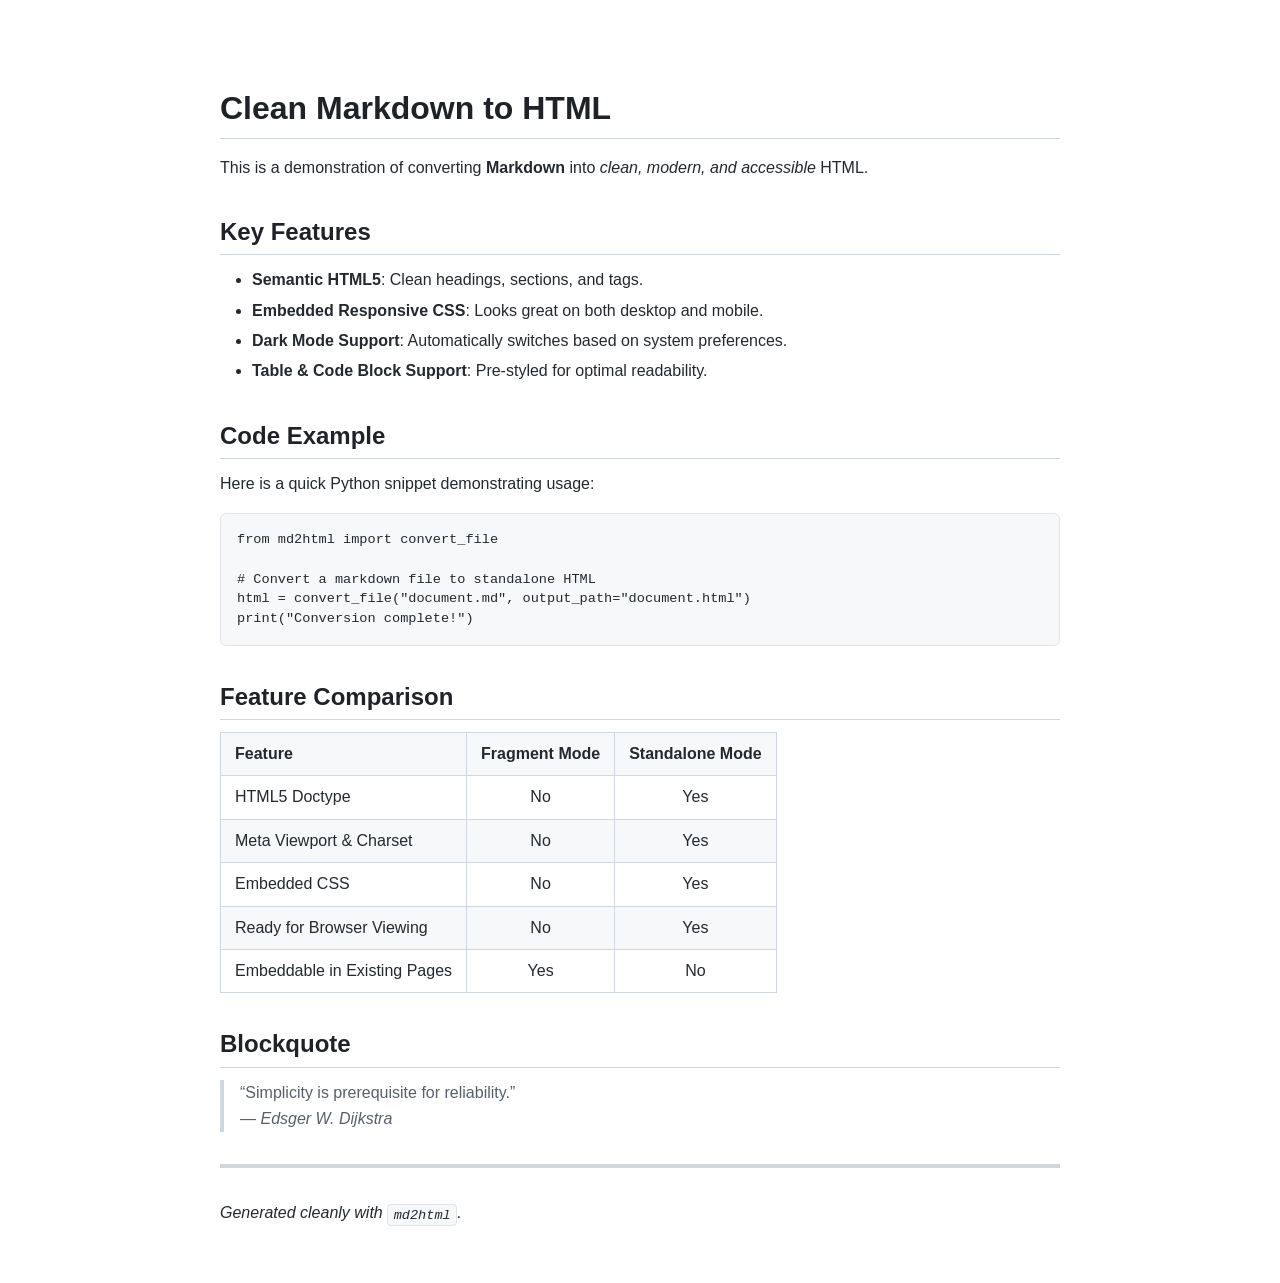
<file: demo/examples/index.html>
<!DOCTYPE html>
<html lang="en">
<head>
  <meta charset="utf-8">
  <meta name="viewport" content="width=device-width, initial-scale=1.0">
  <title>Clean Markdown to HTML</title>
  <style>
:root {
  --bg-color: #ffffff;
  --text-color: #24292f;
  --heading-color: #1f2328;
  --link-color: #0969da;
  --link-hover-color: #1a7f37;
  --border-color: #d0d7de;
  --code-bg: #f6f8fa;
  --code-border: #e1e4e8;
  --quote-color: #57606a;
  --table-alt-bg: #f6f8fa;
}

@media (prefers-color-scheme: dark) {
  :root {
    --bg-color: #0d1117;
    --text-color: #c9d1d9;
    --heading-color: #f0f6fc;
    --link-color: #58a6ff;
    --link-hover-color: #3fb950;
    --border-color: #30363d;
    --code-bg: #161b22;
    --code-border: #30363d;
    --quote-color: #8b949e;
    --table-alt-bg: #161b22;
  }
}

*, *::before, *::after {
  box-sizing: border-box;
}

body {
  font-family: -apple-system, BlinkMacSystemFont, "Segoe UI", "Noto Sans", Helvetica, Arial, sans-serif, "Apple Color Emoji", "Segoe UI Emoji";
  font-size: 16px;
  line-height: 1.65;
  color: var(--text-color);
  background-color: var(--bg-color);
  margin: 0;
  padding: 2.5rem 1.5rem;
}

.markdown-body {
  max-width: 840px;
  margin: 0 auto;
  word-wrap: break-word;
}

h1, h2, h3, h4, h5, h6 {
  color: var(--heading-color);
  margin-top: 1.5em;
  margin-bottom: 0.5em;
  font-weight: 600;
  line-height: 1.25;
}

h1 {
  font-size: 2rem;
  padding-bottom: 0.3em;
  border-bottom: 1px solid var(--border-color);
}

h2 {
  font-size: 1.5rem;
  padding-bottom: 0.3em;
  border-bottom: 1px solid var(--border-color);
}

h3 { font-size: 1.25rem; }
h4 { font-size: 1rem; }
h5 { font-size: 0.875rem; }
h6 { font-size: 0.85rem; color: var(--quote-color); }

p {
  margin-top: 0;
  margin-bottom: 1rem;
}

a {
  color: var(--link-color);
  text-decoration: none;
}

a:hover {
  color: var(--link-hover-color);
  text-decoration: underline;
}

strong {
  font-weight: 600;
}

hr {
  height: 0.25em;
  padding: 0;
  margin: 2rem 0;
  background-color: var(--border-color);
  border: 0;
}

blockquote {
  margin: 0 0 1rem 0;
  padding: 0 1rem;
  color: var(--quote-color);
  border-left: 0.25rem solid var(--border-color);
}

ul, ol {
  padding-left: 2rem;
  margin-top: 0;
  margin-bottom: 1rem;
}

li + li {
  margin-top: 0.25rem;
}

table {
  border-collapse: collapse;
  width: 100%;
  margin-bottom: 1rem;
  display: block;
  overflow-x: auto;
}

th, td {
  padding: 8px 14px;
  border: 1px solid var(--border-color);
  text-align: left;
}

th {
  background-color: var(--code-bg);
  font-weight: 600;
}

tr:nth-child(even) td {
  background-color: var(--table-alt-bg);
}

code {
  font-family: ui-monospace, SFMono-Regular, "SF Mono", Menlo, Consolas, "Liberation Mono", monospace;
  font-size: 85%;
  padding: 0.2em 0.4em;
  margin: 0;
  background-color: var(--code-bg);
  border: 1px solid var(--code-border);
  border-radius: 4px;
}

pre {
  font-family: ui-monospace, SFMono-Regular, "SF Mono", Menlo, Consolas, "Liberation Mono", monospace;
  font-size: 85%;
  line-height: 1.45;
  padding: 1rem;
  overflow: auto;
  border-radius: 6px;
  background-color: var(--code-bg);
  border: 1px solid var(--code-border);
  margin-top: 0;
  margin-bottom: 1rem;
}

pre code {
  padding: 0;
  margin: 0;
  background: transparent;
  border: none;
  font-size: 100%;
  word-break: normal;
  white-space: pre;
}

img {
  max-width: 100%;
  height: auto;
  border-style: none;
}
  </style>
</head>
<body>
  <main class="markdown-body">
<h1 id="clean-markdown-to-html">Clean Markdown to HTML</h1>
<p>This is a demonstration of converting <strong>Markdown</strong> into <em>clean, modern, and accessible</em> HTML.</p>
<h2 id="key-features">Key Features</h2>
<ul>
<li><strong>Semantic HTML5</strong>: Clean headings, sections, and tags.</li>
<li><strong>Embedded Responsive CSS</strong>: Looks great on both desktop and mobile.</li>
<li><strong>Dark Mode Support</strong>: Automatically switches based on system preferences.</li>
<li><strong>Table &amp; Code Block Support</strong>: Pre-styled for optimal readability.</li>
</ul>
<h2 id="code-example">Code Example</h2>
<p>Here is a quick Python snippet demonstrating usage:</p>
<pre><code class="language-python">from md2html import convert_file

# Convert a markdown file to standalone HTML
html = convert_file(&quot;document.md&quot;, output_path=&quot;document.html&quot;)
print(&quot;Conversion complete!&quot;)
</code></pre>
<h2 id="feature-comparison">Feature Comparison</h2>
<table>
<thead>
<tr>
<th style="text-align: left;">Feature</th>
<th style="text-align: center;">Fragment Mode</th>
<th style="text-align: center;">Standalone Mode</th>
</tr>
</thead>
<tbody>
<tr>
<td style="text-align: left;">HTML5 Doctype</td>
<td style="text-align: center;">No</td>
<td style="text-align: center;">Yes</td>
</tr>
<tr>
<td style="text-align: left;">Meta Viewport &amp; Charset</td>
<td style="text-align: center;">No</td>
<td style="text-align: center;">Yes</td>
</tr>
<tr>
<td style="text-align: left;">Embedded CSS</td>
<td style="text-align: center;">No</td>
<td style="text-align: center;">Yes</td>
</tr>
<tr>
<td style="text-align: left;">Ready for Browser Viewing</td>
<td style="text-align: center;">No</td>
<td style="text-align: center;">Yes</td>
</tr>
<tr>
<td style="text-align: left;">Embeddable in Existing Pages</td>
<td style="text-align: center;">Yes</td>
<td style="text-align: center;">No</td>
</tr>
</tbody>
</table>
<h2 id="blockquote">Blockquote</h2>
<blockquote>
<p>&ldquo;Simplicity is prerequisite for reliability.&rdquo;<br />
— <em>Edsger W. Dijkstra</em></p>
</blockquote>
<hr />
<p><em>Generated cleanly with <code>md2html</code>.</em></p>
  </main>
</body>
</html>
</file>
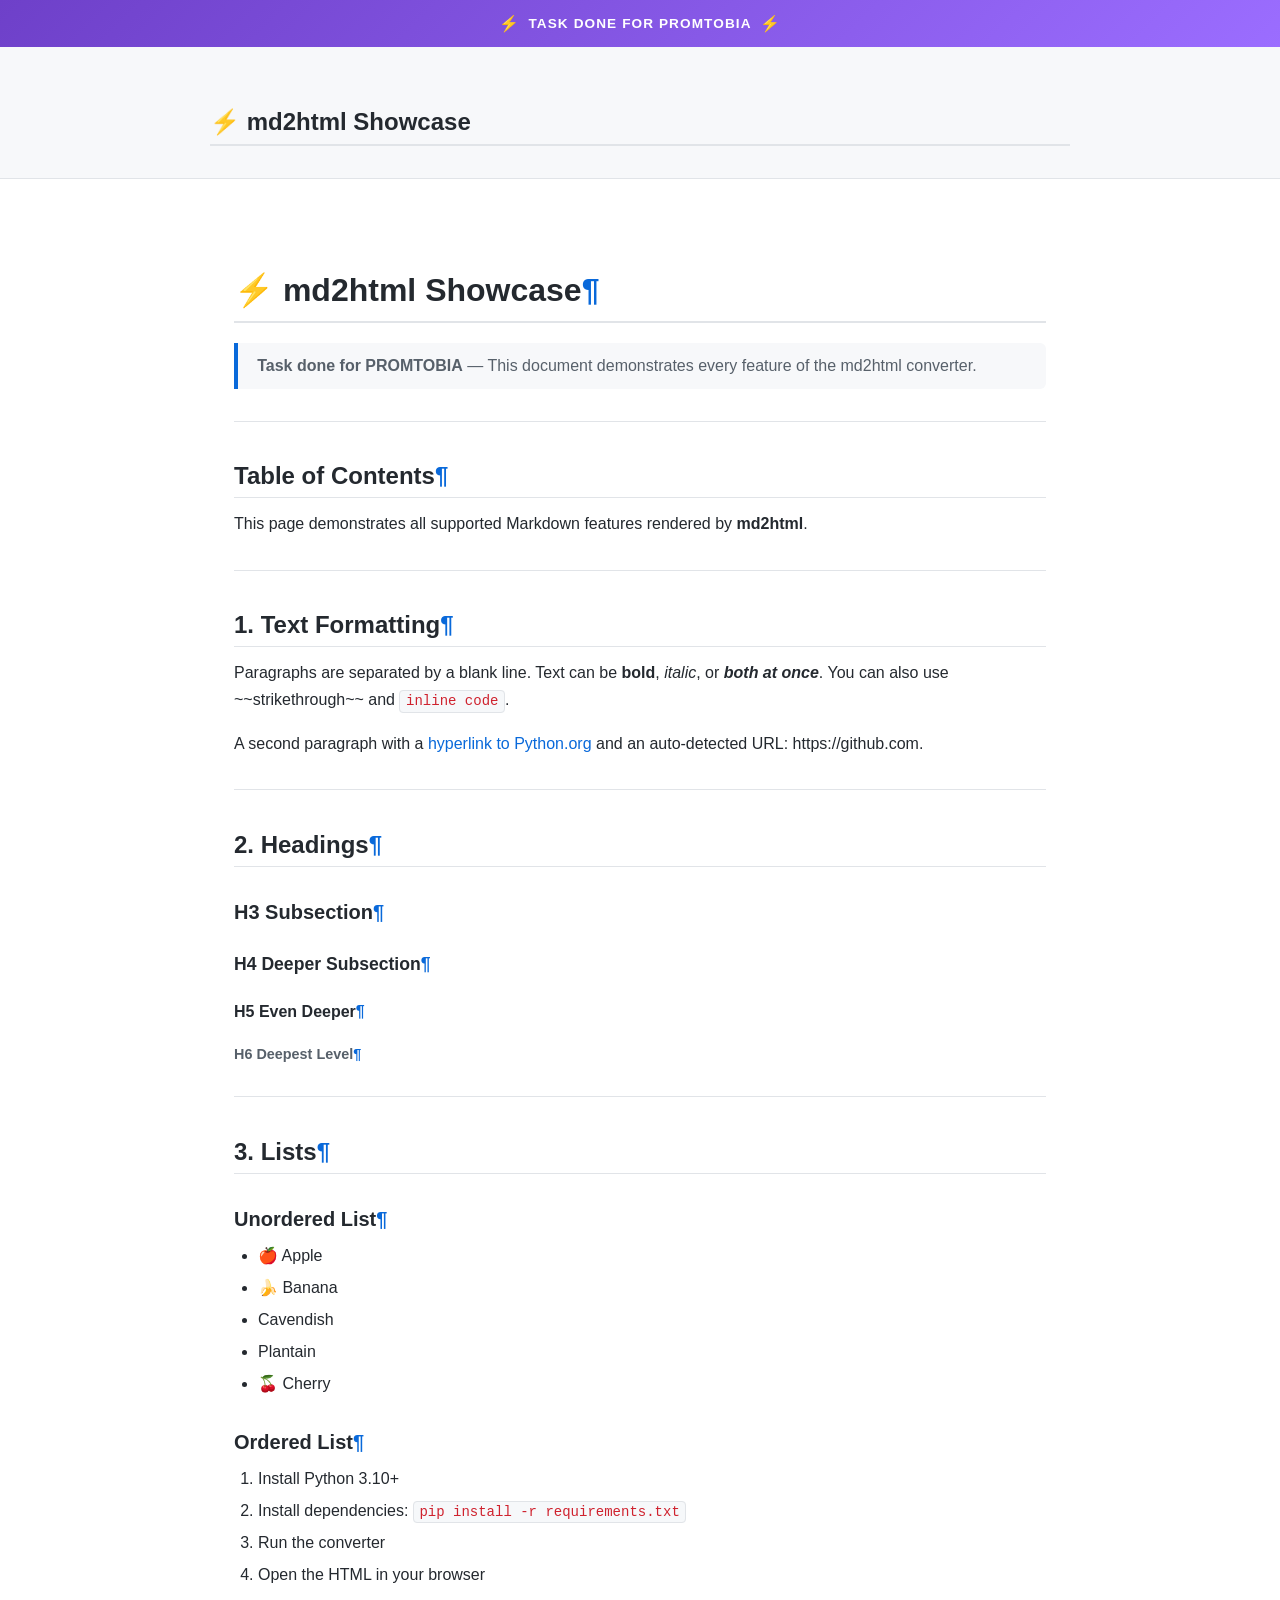
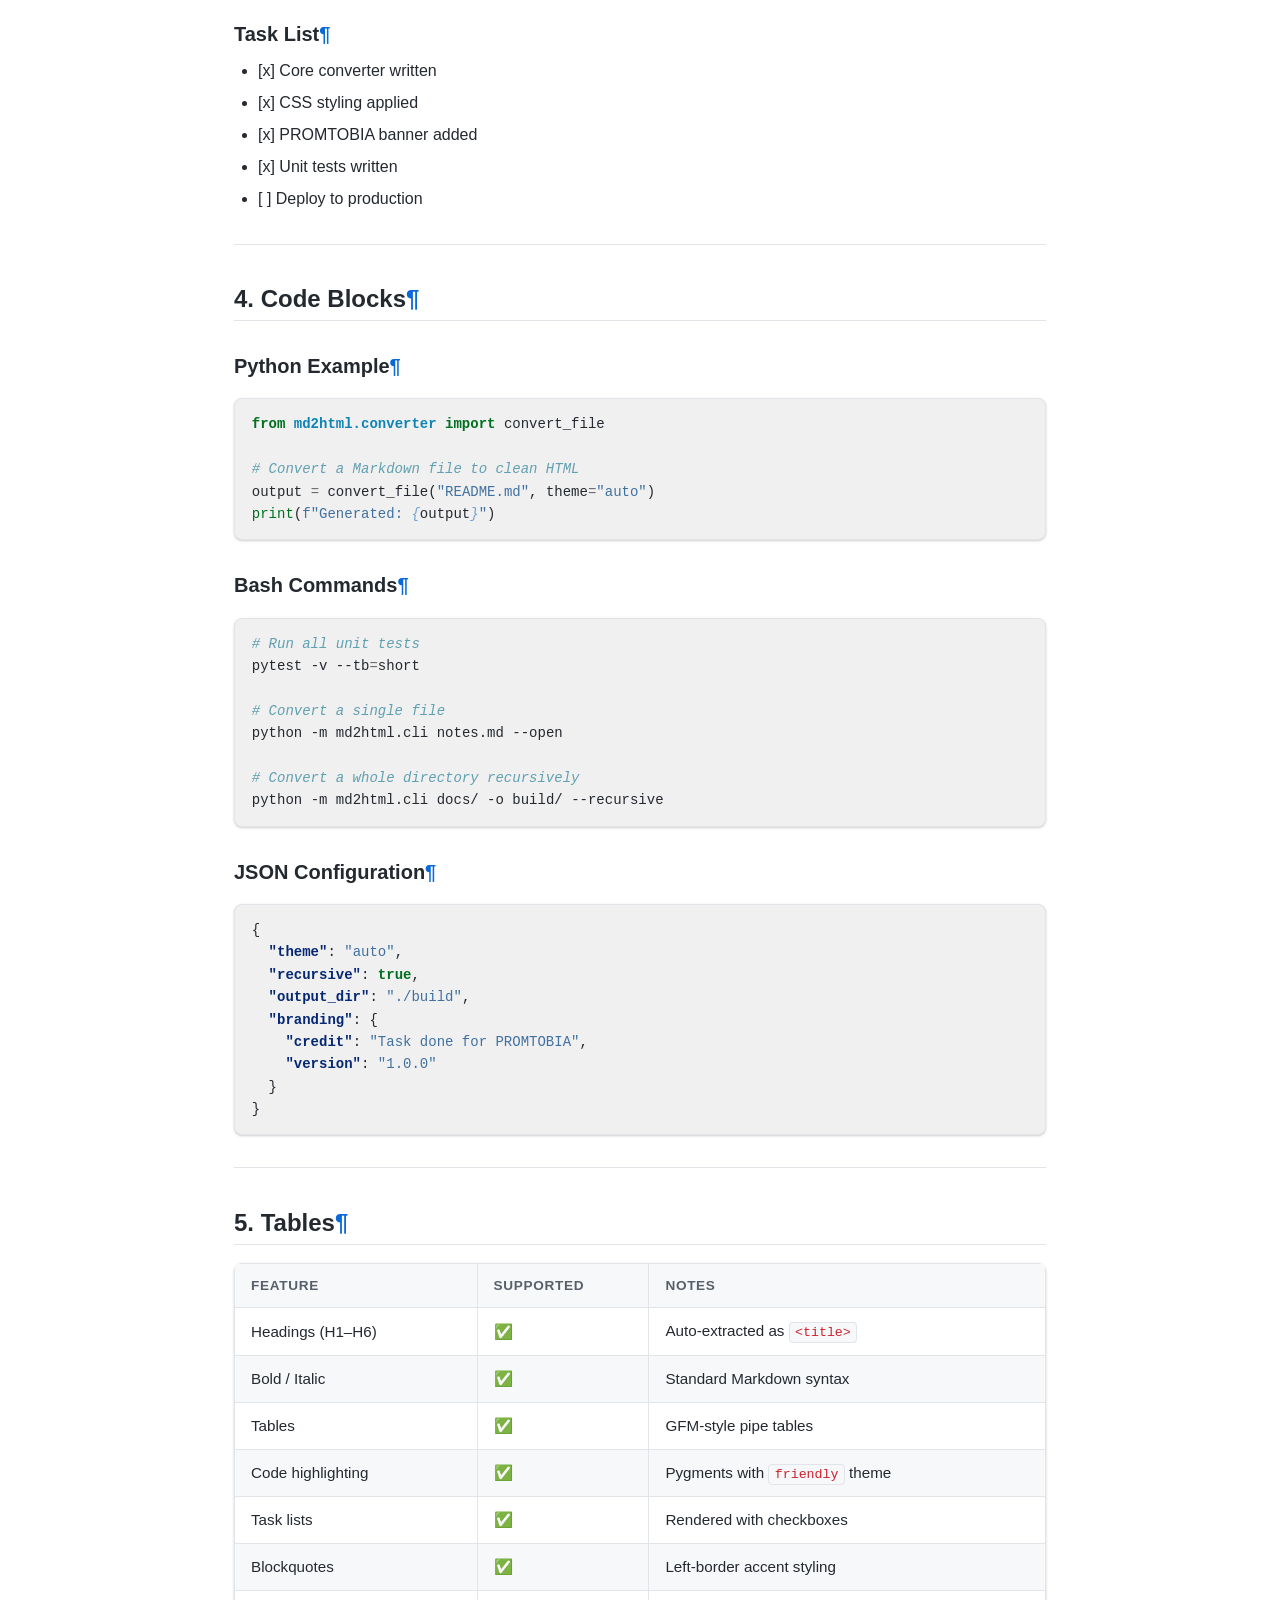
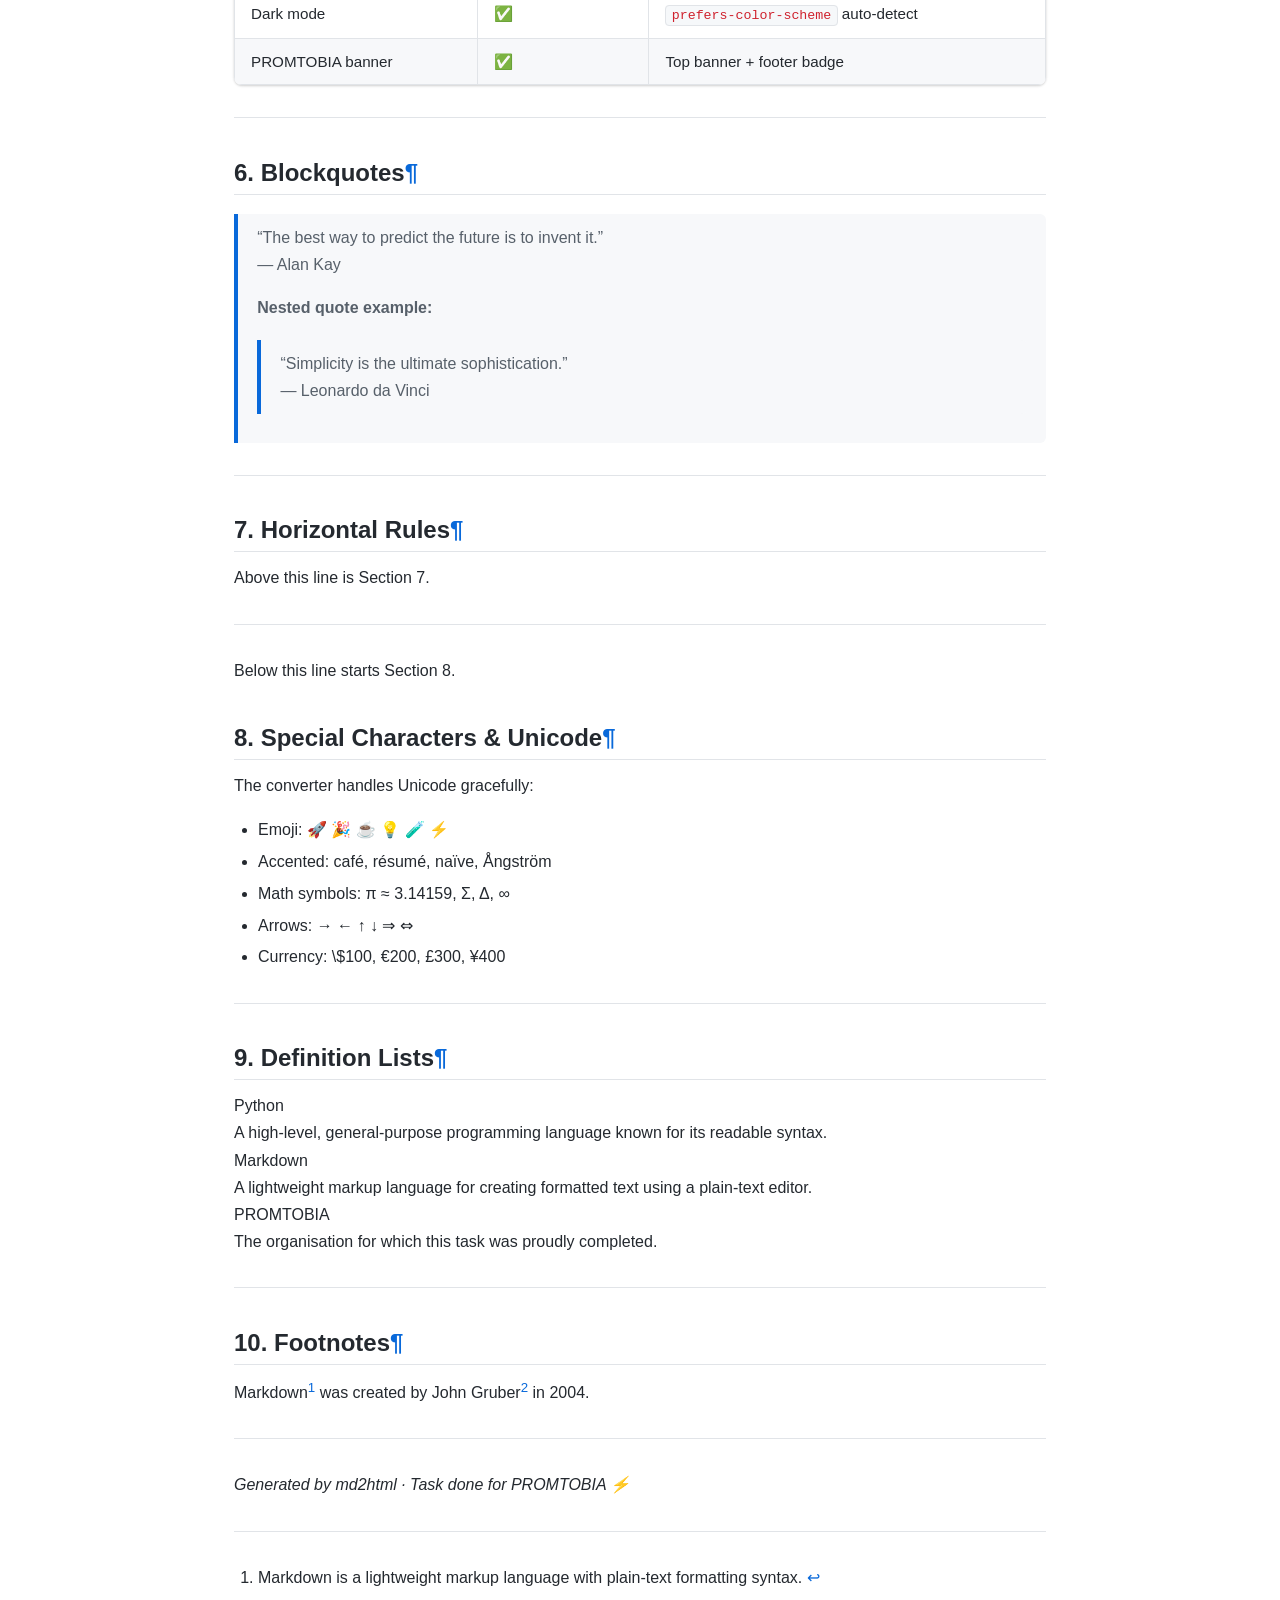
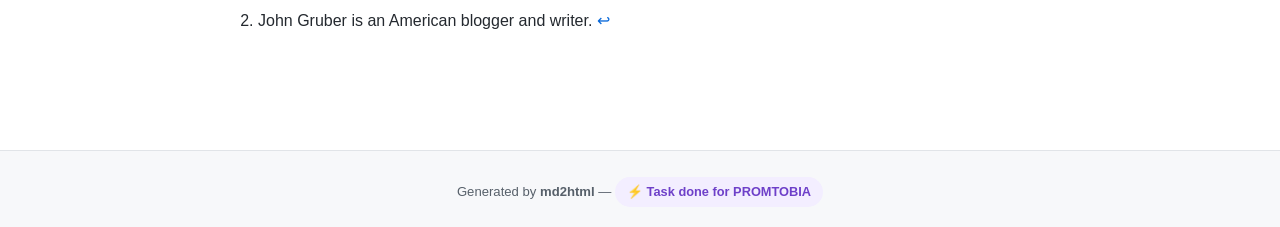
<file: Task-3A/examples/showcase.html>
<!DOCTYPE html>
<html lang="en" data-theme="auto">
<head>
  <meta charset="UTF-8" />
  <meta name="viewport" content="width=device-width, initial-scale=1.0" />
  <meta name="color-scheme" content="light dark" />
  <meta name="generator" content="md2html — Task done for PROMTOBIA" />
  <title>⚡ md2html Showcase</title>
  <style>

/* ── Reset & Base ─────────────────────────────────────────── */
*, *::before, *::after { box-sizing: border-box; margin: 0; padding: 0; }

:root {
  --bg:          #ffffff;
  --surface:     #f7f8fa;
  --border:      #e1e4e8;
  --text:        #24292f;
  --text-muted:  #57606a;
  --accent:      #0969da;
  --accent-dark: #0550ae;
  --code-bg:     #f6f8fa;
  --promtobia:   #6e40c9;
  --promtobia-bg:#f3eeff;
  --shadow:      0 1px 3px rgba(0,0,0,.12), 0 1px 2px rgba(0,0,0,.08);
}

@media (prefers-color-scheme: dark) {
  :root {
    --bg:          #0d1117;
    --surface:     #161b22;
    --border:      #30363d;
    --text:        #e6edf3;
    --text-muted:  #8b949e;
    --accent:      #58a6ff;
    --accent-dark: #79c0ff;
    --code-bg:     #161b22;
    --promtobia:   #c0a0ff;
    --promtobia-bg:#1f1535;
    --shadow:      0 1px 3px rgba(0,0,0,.4);
  }
}

html { font-size: 16px; scroll-behavior: smooth; }

body {
  font-family: -apple-system, BlinkMacSystemFont, "Segoe UI", Roboto,
               Helvetica, Arial, sans-serif;
  background: var(--bg);
  color: var(--text);
  line-height: 1.7;
  min-height: 100vh;
  display: flex;
  flex-direction: column;
}

/* ── PROMTOBIA Banner ──────────────────────────────────────── */
.promtobia-banner {
  background: linear-gradient(135deg, var(--promtobia) 0%, #9b6dff 100%);
  color: #ffffff;
  text-align: center;
  padding: 10px 24px;
  font-size: 0.85rem;
  font-weight: 600;
  letter-spacing: 0.08em;
  text-transform: uppercase;
  box-shadow: var(--shadow);
}

.promtobia-banner span {
  display: inline-flex;
  align-items: center;
  gap: 8px;
}

.promtobia-banner .badge-icon { font-size: 1rem; }

/* ── Layout ────────────────────────────────────────────────── */
header.page-header {
  background: var(--surface);
  border-bottom: 1px solid var(--border);
  padding: 20px 24px;
}

header.page-header .title-row {
  max-width: 860px;
  margin: 0 auto;
}

header.page-header h1.doc-title {
  font-size: 1.5rem;
  font-weight: 700;
  color: var(--text);
}

main {
  flex: 1;
  max-width: 860px;
  width: 100%;
  margin: 40px auto;
  padding: 0 24px 60px;
}

/* ── Typography ────────────────────────────────────────────── */
h1, h2, h3, h4, h5, h6 {
  margin-top: 1.6em;
  margin-bottom: 0.5em;
  font-weight: 700;
  line-height: 1.3;
  color: var(--text);
}

h1 { font-size: 2rem;   border-bottom: 2px solid var(--border); padding-bottom: 0.3em; }
h2 { font-size: 1.5rem; border-bottom: 1px solid var(--border); padding-bottom: 0.25em; }
h3 { font-size: 1.25rem; }
h4 { font-size: 1.1rem; }
h5 { font-size: 1rem; }
h6 { font-size: 0.9rem; color: var(--text-muted); }

p { margin-bottom: 1em; }

a { color: var(--accent); text-decoration: none; }
a:hover { text-decoration: underline; color: var(--accent-dark); }

strong { font-weight: 700; }
em     { font-style: italic; }

/* ── Lists ─────────────────────────────────────────────────── */
ul, ol { margin: 0.5em 0 1em 1.5em; }
li { margin-bottom: 0.3em; }
li > ul, li > ol { margin-top: 0.3em; }

/* Task lists */
input[type="checkbox"] { margin-right: 6px; accent-color: var(--promtobia); }

/* ── Blockquotes ───────────────────────────────────────────── */
blockquote {
  border-left: 4px solid var(--accent);
  margin: 1.2em 0;
  padding: 0.6em 1.2em;
  background: var(--surface);
  border-radius: 0 6px 6px 0;
  color: var(--text-muted);
}

blockquote p:last-child { margin-bottom: 0; }

/* ── Inline Code ───────────────────────────────────────────── */
code {
  font-family: "SFMono-Regular", Consolas, "Liberation Mono", Menlo, monospace;
  font-size: 0.875em;
  background: var(--code-bg);
  color: #cf222e;
  padding: 0.15em 0.4em;
  border-radius: 4px;
  border: 1px solid var(--border);
}

@media (prefers-color-scheme: dark) {
  code { color: #ff7b72; }
}

/* ── Code Blocks (Pygments) ────────────────────────────────── */
.highlight {
  background: var(--code-bg);
  border: 1px solid var(--border);
  border-radius: 8px;
  overflow: hidden;
  margin: 1.2em 0;
  box-shadow: var(--shadow);
}

.highlight pre {
  margin: 0;
  padding: 1em 1.2em;
  overflow-x: auto;
  font-family: "SFMono-Regular", Consolas, "Liberation Mono", Menlo, monospace;
  font-size: 0.875rem;
  line-height: 1.6;
}

pre code {
  background: transparent;
  border: none;
  padding: 0;
  color: inherit;
  font-size: 1em;
}

/* ── Tables ────────────────────────────────────────────────── */
table {
  border-collapse: collapse;
  width: 100%;
  margin: 1.2em 0;
  font-size: 0.95rem;
  box-shadow: var(--shadow);
  border-radius: 8px;
  overflow: hidden;
}

thead { background: var(--surface); }

th, td {
  border: 1px solid var(--border);
  padding: 10px 16px;
  text-align: left;
}

th { font-weight: 700; color: var(--text-muted); font-size: 0.85rem; text-transform: uppercase; letter-spacing: 0.05em; }

tbody tr:nth-child(even) { background: var(--surface); }
tbody tr:hover { background: var(--promtobia-bg); }

/* ── Horizontal Rule ───────────────────────────────────────── */
hr { border: none; border-top: 1px solid var(--border); margin: 2em 0; }

/* ── Images ────────────────────────────────────────────────── */
img { max-width: 100%; height: auto; border-radius: 8px; box-shadow: var(--shadow); }

/* ── Footer ────────────────────────────────────────────────── */
footer.page-footer {
  background: var(--surface);
  border-top: 1px solid var(--border);
  text-align: center;
  padding: 20px 24px;
  font-size: 0.82rem;
  color: var(--text-muted);
}

footer.page-footer .promtobia-credit {
  display: inline-flex;
  align-items: center;
  gap: 6px;
  background: var(--promtobia-bg);
  color: var(--promtobia);
  padding: 4px 12px;
  border-radius: 20px;
  font-weight: 600;
  font-size: 0.8rem;
  margin-top: 6px;
}

/* ── Responsive ────────────────────────────────────────────── */
@media (max-width: 600px) {
  main { padding: 0 14px 40px; }
  h1 { font-size: 1.5rem; }
  table { font-size: 0.85rem; }
  th, td { padding: 7px 10px; }
}

/* Pygments Syntax Highlighting */
pre { line-height: 125%; }
td.linenos .normal { color: #666666; background-color: transparent; padding-left: 5px; padding-right: 5px; }
span.linenos { color: #666666; background-color: transparent; padding-left: 5px; padding-right: 5px; }
td.linenos .special { color: #000000; background-color: #ffffc0; padding-left: 5px; padding-right: 5px; }
span.linenos.special { color: #000000; background-color: #ffffc0; padding-left: 5px; padding-right: 5px; }
.highlight .hll { background-color: #ffffcc }
.highlight { background: #f0f0f0; }
.highlight .c { color: #60A0B0; font-style: italic } /* Comment */
.highlight .err { border: 1px solid #F00 } /* Error */
.highlight .k { color: #007020; font-weight: bold } /* Keyword */
.highlight .o { color: #666 } /* Operator */
.highlight .ch { color: #60A0B0; font-style: italic } /* Comment.Hashbang */
.highlight .cm { color: #60A0B0; font-style: italic } /* Comment.Multiline */
.highlight .cp { color: #007020 } /* Comment.Preproc */
.highlight .cpf { color: #60A0B0; font-style: italic } /* Comment.PreprocFile */
.highlight .c1 { color: #60A0B0; font-style: italic } /* Comment.Single */
.highlight .cs { color: #60A0B0; background-color: #FFF0F0 } /* Comment.Special */
.highlight .gd { color: #A00000 } /* Generic.Deleted */
.highlight .ge { font-style: italic } /* Generic.Emph */
.highlight .ges { font-weight: bold; font-style: italic } /* Generic.EmphStrong */
.highlight .gr { color: #F00 } /* Generic.Error */
.highlight .gh { color: #000080; font-weight: bold } /* Generic.Heading */
.highlight .gi { color: #00A000 } /* Generic.Inserted */
.highlight .go { color: #888 } /* Generic.Output */
.highlight .gp { color: #C65D09; font-weight: bold } /* Generic.Prompt */
.highlight .gs { font-weight: bold } /* Generic.Strong */
.highlight .gu { color: #800080; font-weight: bold } /* Generic.Subheading */
.highlight .gt { color: #04D } /* Generic.Traceback */
.highlight .kc { color: #007020; font-weight: bold } /* Keyword.Constant */
.highlight .kd { color: #007020; font-weight: bold } /* Keyword.Declaration */
.highlight .kn { color: #007020; font-weight: bold } /* Keyword.Namespace */
.highlight .kp { color: #007020 } /* Keyword.Pseudo */
.highlight .kr { color: #007020; font-weight: bold } /* Keyword.Reserved */
.highlight .kt { color: #902000 } /* Keyword.Type */
.highlight .m { color: #40A070 } /* Literal.Number */
.highlight .s { color: #4070A0 } /* Literal.String */
.highlight .na { color: #4070A0 } /* Name.Attribute */
.highlight .nb { color: #007020 } /* Name.Builtin */
.highlight .nc { color: #0E84B5; font-weight: bold } /* Name.Class */
.highlight .no { color: #60ADD5 } /* Name.Constant */
.highlight .nd { color: #555; font-weight: bold } /* Name.Decorator */
.highlight .ni { color: #D55537; font-weight: bold } /* Name.Entity */
.highlight .ne { color: #007020 } /* Name.Exception */
.highlight .nf { color: #06287E } /* Name.Function */
.highlight .nl { color: #002070; font-weight: bold } /* Name.Label */
.highlight .nn { color: #0E84B5; font-weight: bold } /* Name.Namespace */
.highlight .nt { color: #062873; font-weight: bold } /* Name.Tag */
.highlight .nv { color: #BB60D5 } /* Name.Variable */
.highlight .ow { color: #007020; font-weight: bold } /* Operator.Word */
.highlight .w { color: #BBB } /* Text.Whitespace */
.highlight .mb { color: #40A070 } /* Literal.Number.Bin */
.highlight .mf { color: #40A070 } /* Literal.Number.Float */
.highlight .mh { color: #40A070 } /* Literal.Number.Hex */
.highlight .mi { color: #40A070 } /* Literal.Number.Integer */
.highlight .mo { color: #40A070 } /* Literal.Number.Oct */
.highlight .sa { color: #4070A0 } /* Literal.String.Affix */
.highlight .sb { color: #4070A0 } /* Literal.String.Backtick */
.highlight .sc { color: #4070A0 } /* Literal.String.Char */
.highlight .dl { color: #4070A0 } /* Literal.String.Delimiter */
.highlight .sd { color: #4070A0; font-style: italic } /* Literal.String.Doc */
.highlight .s2 { color: #4070A0 } /* Literal.String.Double */
.highlight .se { color: #4070A0; font-weight: bold } /* Literal.String.Escape */
.highlight .sh { color: #4070A0 } /* Literal.String.Heredoc */
.highlight .si { color: #70A0D0; font-style: italic } /* Literal.String.Interpol */
.highlight .sx { color: #C65D09 } /* Literal.String.Other */
.highlight .sr { color: #235388 } /* Literal.String.Regex */
.highlight .s1 { color: #4070A0 } /* Literal.String.Single */
.highlight .ss { color: #517918 } /* Literal.String.Symbol */
.highlight .bp { color: #007020 } /* Name.Builtin.Pseudo */
.highlight .fm { color: #06287E } /* Name.Function.Magic */
.highlight .vc { color: #BB60D5 } /* Name.Variable.Class */
.highlight .vg { color: #BB60D5 } /* Name.Variable.Global */
.highlight .vi { color: #BB60D5 } /* Name.Variable.Instance */
.highlight .vm { color: #BB60D5 } /* Name.Variable.Magic */
.highlight .il { color: #40A070 } /* Literal.Number.Integer.Long */
  </style>
</head>
<body>
<div class="promtobia-banner"><span><span class="badge-icon">⚡</span>Task done for PROMTOBIA<span class="badge-icon">⚡</span></span></div>
<header class="page-header">
  <div class="title-row">
    <h1 class="doc-title">⚡ md2html Showcase</h1>
  </div>
</header>
<main>
<h1 id="md2html-showcase">⚡ md2html Showcase<a class="headerlink" href="#md2html-showcase" title="Permanent link">&para;</a></h1>
<blockquote>
<p><strong>Task done for PROMTOBIA</strong> — This document demonstrates every feature of the md2html converter.</p>
</blockquote>
<hr>
<h2 id="table-of-contents">Table of Contents<a class="headerlink" href="#table-of-contents" title="Permanent link">&para;</a></h2>
<p>This page demonstrates all supported Markdown features rendered by <strong>md2html</strong>.</p>
<hr>
<h2 id="1-text-formatting">1. Text Formatting<a class="headerlink" href="#1-text-formatting" title="Permanent link">&para;</a></h2>
<p>Paragraphs are separated by a blank line. Text can be <strong>bold</strong>, <em>italic</em>, or <strong><em>both at once</em></strong>. You can also use ~~strikethrough~~ and <code>inline code</code>.</p>
<p>A second paragraph with a <a href="https://www.python.org">hyperlink to Python.org</a> and an auto-detected URL: https://github.com.</p>
<hr>
<h2 id="2-headings">2. Headings<a class="headerlink" href="#2-headings" title="Permanent link">&para;</a></h2>
<h3 id="h3-subsection">H3 Subsection<a class="headerlink" href="#h3-subsection" title="Permanent link">&para;</a></h3>
<h4 id="h4-deeper-subsection">H4 Deeper Subsection<a class="headerlink" href="#h4-deeper-subsection" title="Permanent link">&para;</a></h4>
<h5 id="h5-even-deeper">H5 Even Deeper<a class="headerlink" href="#h5-even-deeper" title="Permanent link">&para;</a></h5>
<h6 id="h6-deepest-level">H6 Deepest Level<a class="headerlink" href="#h6-deepest-level" title="Permanent link">&para;</a></h6>
<hr>
<h2 id="3-lists">3. Lists<a class="headerlink" href="#3-lists" title="Permanent link">&para;</a></h2>
<h3 id="unordered-list">Unordered List<a class="headerlink" href="#unordered-list" title="Permanent link">&para;</a></h3>
<ul>
<li>🍎 Apple</li>
<li>🍌 Banana</li>
<li>Cavendish</li>
<li>Plantain</li>
<li>🍒 Cherry</li>
</ul>
<h3 id="ordered-list">Ordered List<a class="headerlink" href="#ordered-list" title="Permanent link">&para;</a></h3>
<ol>
<li>Install Python 3.10+</li>
<li>Install dependencies: <code>pip install -r requirements.txt</code></li>
<li>Run the converter</li>
<li>Open the HTML in your browser</li>
</ol>
<h3 id="task-list">Task List<a class="headerlink" href="#task-list" title="Permanent link">&para;</a></h3>
<ul>
<li>[x] Core converter written</li>
<li>[x] CSS styling applied</li>
<li>[x] PROMTOBIA banner added</li>
<li>[x] Unit tests written</li>
<li>[ ] Deploy to production</li>
</ul>
<hr>
<h2 id="4-code-blocks">4. Code Blocks<a class="headerlink" href="#4-code-blocks" title="Permanent link">&para;</a></h2>
<h3 id="python-example">Python Example<a class="headerlink" href="#python-example" title="Permanent link">&para;</a></h3>
<div class="highlight"><pre><span></span><code><span class="kn">from</span><span class="w"> </span><span class="nn">md2html.converter</span><span class="w"> </span><span class="kn">import</span> <span class="n">convert_file</span>

<span class="c1"># Convert a Markdown file to clean HTML</span>
<span class="n">output</span> <span class="o">=</span> <span class="n">convert_file</span><span class="p">(</span><span class="s2">&quot;README.md&quot;</span><span class="p">,</span> <span class="n">theme</span><span class="o">=</span><span class="s2">&quot;auto&quot;</span><span class="p">)</span>
<span class="nb">print</span><span class="p">(</span><span class="sa">f</span><span class="s2">&quot;Generated: </span><span class="si">{</span><span class="n">output</span><span class="si">}</span><span class="s2">&quot;</span><span class="p">)</span>
</code></pre></div>

<h3 id="bash-commands">Bash Commands<a class="headerlink" href="#bash-commands" title="Permanent link">&para;</a></h3>
<div class="highlight"><pre><span></span><code><span class="c1"># Run all unit tests</span>
pytest<span class="w"> </span>-v<span class="w"> </span>--tb<span class="o">=</span>short

<span class="c1"># Convert a single file</span>
python<span class="w"> </span>-m<span class="w"> </span>md2html.cli<span class="w"> </span>notes.md<span class="w"> </span>--open

<span class="c1"># Convert a whole directory recursively</span>
python<span class="w"> </span>-m<span class="w"> </span>md2html.cli<span class="w"> </span>docs/<span class="w"> </span>-o<span class="w"> </span>build/<span class="w"> </span>--recursive
</code></pre></div>

<h3 id="json-configuration">JSON Configuration<a class="headerlink" href="#json-configuration" title="Permanent link">&para;</a></h3>
<div class="highlight"><pre><span></span><code><span class="p">{</span>
<span class="w">  </span><span class="nt">&quot;theme&quot;</span><span class="p">:</span><span class="w"> </span><span class="s2">&quot;auto&quot;</span><span class="p">,</span>
<span class="w">  </span><span class="nt">&quot;recursive&quot;</span><span class="p">:</span><span class="w"> </span><span class="kc">true</span><span class="p">,</span>
<span class="w">  </span><span class="nt">&quot;output_dir&quot;</span><span class="p">:</span><span class="w"> </span><span class="s2">&quot;./build&quot;</span><span class="p">,</span>
<span class="w">  </span><span class="nt">&quot;branding&quot;</span><span class="p">:</span><span class="w"> </span><span class="p">{</span>
<span class="w">    </span><span class="nt">&quot;credit&quot;</span><span class="p">:</span><span class="w"> </span><span class="s2">&quot;Task done for PROMTOBIA&quot;</span><span class="p">,</span>
<span class="w">    </span><span class="nt">&quot;version&quot;</span><span class="p">:</span><span class="w"> </span><span class="s2">&quot;1.0.0&quot;</span>
<span class="w">  </span><span class="p">}</span>
<span class="p">}</span>
</code></pre></div>

<hr>
<h2 id="5-tables">5. Tables<a class="headerlink" href="#5-tables" title="Permanent link">&para;</a></h2>
<table>
<thead>
<tr>
<th>Feature</th>
<th>Supported</th>
<th>Notes</th>
</tr>
</thead>
<tbody>
<tr>
<td>Headings (H1–H6)</td>
<td>✅</td>
<td>Auto-extracted as <code>&lt;title&gt;</code></td>
</tr>
<tr>
<td>Bold / Italic</td>
<td>✅</td>
<td>Standard Markdown syntax</td>
</tr>
<tr>
<td>Tables</td>
<td>✅</td>
<td>GFM-style pipe tables</td>
</tr>
<tr>
<td>Code highlighting</td>
<td>✅</td>
<td>Pygments with <code>friendly</code> theme</td>
</tr>
<tr>
<td>Task lists</td>
<td>✅</td>
<td>Rendered with checkboxes</td>
</tr>
<tr>
<td>Blockquotes</td>
<td>✅</td>
<td>Left-border accent styling</td>
</tr>
<tr>
<td>Dark mode</td>
<td>✅</td>
<td><code>prefers-color-scheme</code> auto-detect</td>
</tr>
<tr>
<td>PROMTOBIA banner</td>
<td>✅</td>
<td>Top banner + footer badge</td>
</tr>
</tbody>
</table>
<hr>
<h2 id="6-blockquotes">6. Blockquotes<a class="headerlink" href="#6-blockquotes" title="Permanent link">&para;</a></h2>
<blockquote>
<p>&ldquo;The best way to predict the future is to invent it.&rdquo;<br>
— Alan Kay</p>
<p><strong>Nested quote example:</strong></p>
<blockquote>
<p>&ldquo;Simplicity is the ultimate sophistication.&rdquo;<br>
— Leonardo da Vinci</p>
</blockquote>
</blockquote>
<hr>
<h2 id="7-horizontal-rules">7. Horizontal Rules<a class="headerlink" href="#7-horizontal-rules" title="Permanent link">&para;</a></h2>
<p>Above this line is Section 7.</p>
<hr>
<p>Below this line starts Section 8.</p>
<h2 id="8-special-characters-unicode">8. Special Characters &amp; Unicode<a class="headerlink" href="#8-special-characters-unicode" title="Permanent link">&para;</a></h2>
<p>The converter handles Unicode gracefully:</p>
<ul>
<li>Emoji: 🚀 🎉 ☕ 💡 🧪 ⚡</li>
<li>Accented: café, résumé, naïve, Ångström</li>
<li>Math symbols: π ≈ 3.14159, Σ, Δ, ∞</li>
<li>Arrows: → ← ↑ ↓ ⇒ ⇔</li>
<li>Currency: \$100, €200, £300, ¥400</li>
</ul>
<hr>
<h2 id="9-definition-lists">9. Definition Lists<a class="headerlink" href="#9-definition-lists" title="Permanent link">&para;</a></h2>
<dl>
<dt>Python</dt>
<dd>A high-level, general-purpose programming language known for its readable syntax.</dd>
<dt>Markdown</dt>
<dd>A lightweight markup language for creating formatted text using a plain-text editor.</dd>
<dt>PROMTOBIA</dt>
<dd>The organisation for which this task was proudly completed.</dd>
</dl>
<hr>
<h2 id="10-footnotes">10. Footnotes<a class="headerlink" href="#10-footnotes" title="Permanent link">&para;</a></h2>
<p>Markdown<sup id="fnref:1"><a class="footnote-ref" href="#fn:1">1</a></sup> was created by John Gruber<sup id="fnref:2"><a class="footnote-ref" href="#fn:2">2</a></sup> in 2004.</p>
<hr>
<p><em>Generated by </em><em>md2html</em><em> · Task done for PROMTOBIA ⚡</em></p>
<div class="footnote">
<hr>
<ol>
<li id="fn:1">
<p>Markdown is a lightweight markup language with plain-text formatting syntax.&#160;<a class="footnote-backref" href="#fnref:1" title="Jump back to footnote 1 in the text">&#8617;</a></p>
</li>
<li id="fn:2">
<p>John Gruber is an American blogger and writer.&#160;<a class="footnote-backref" href="#fnref:2" title="Jump back to footnote 2 in the text">&#8617;</a></p>
</li>
</ol>
</div>
</main>
<footer class="page-footer">Generated by <strong>md2html</strong> &mdash; <span class="promtobia-credit">⚡ Task done for PROMTOBIA</span></footer>
</body>
</html>
</file>
